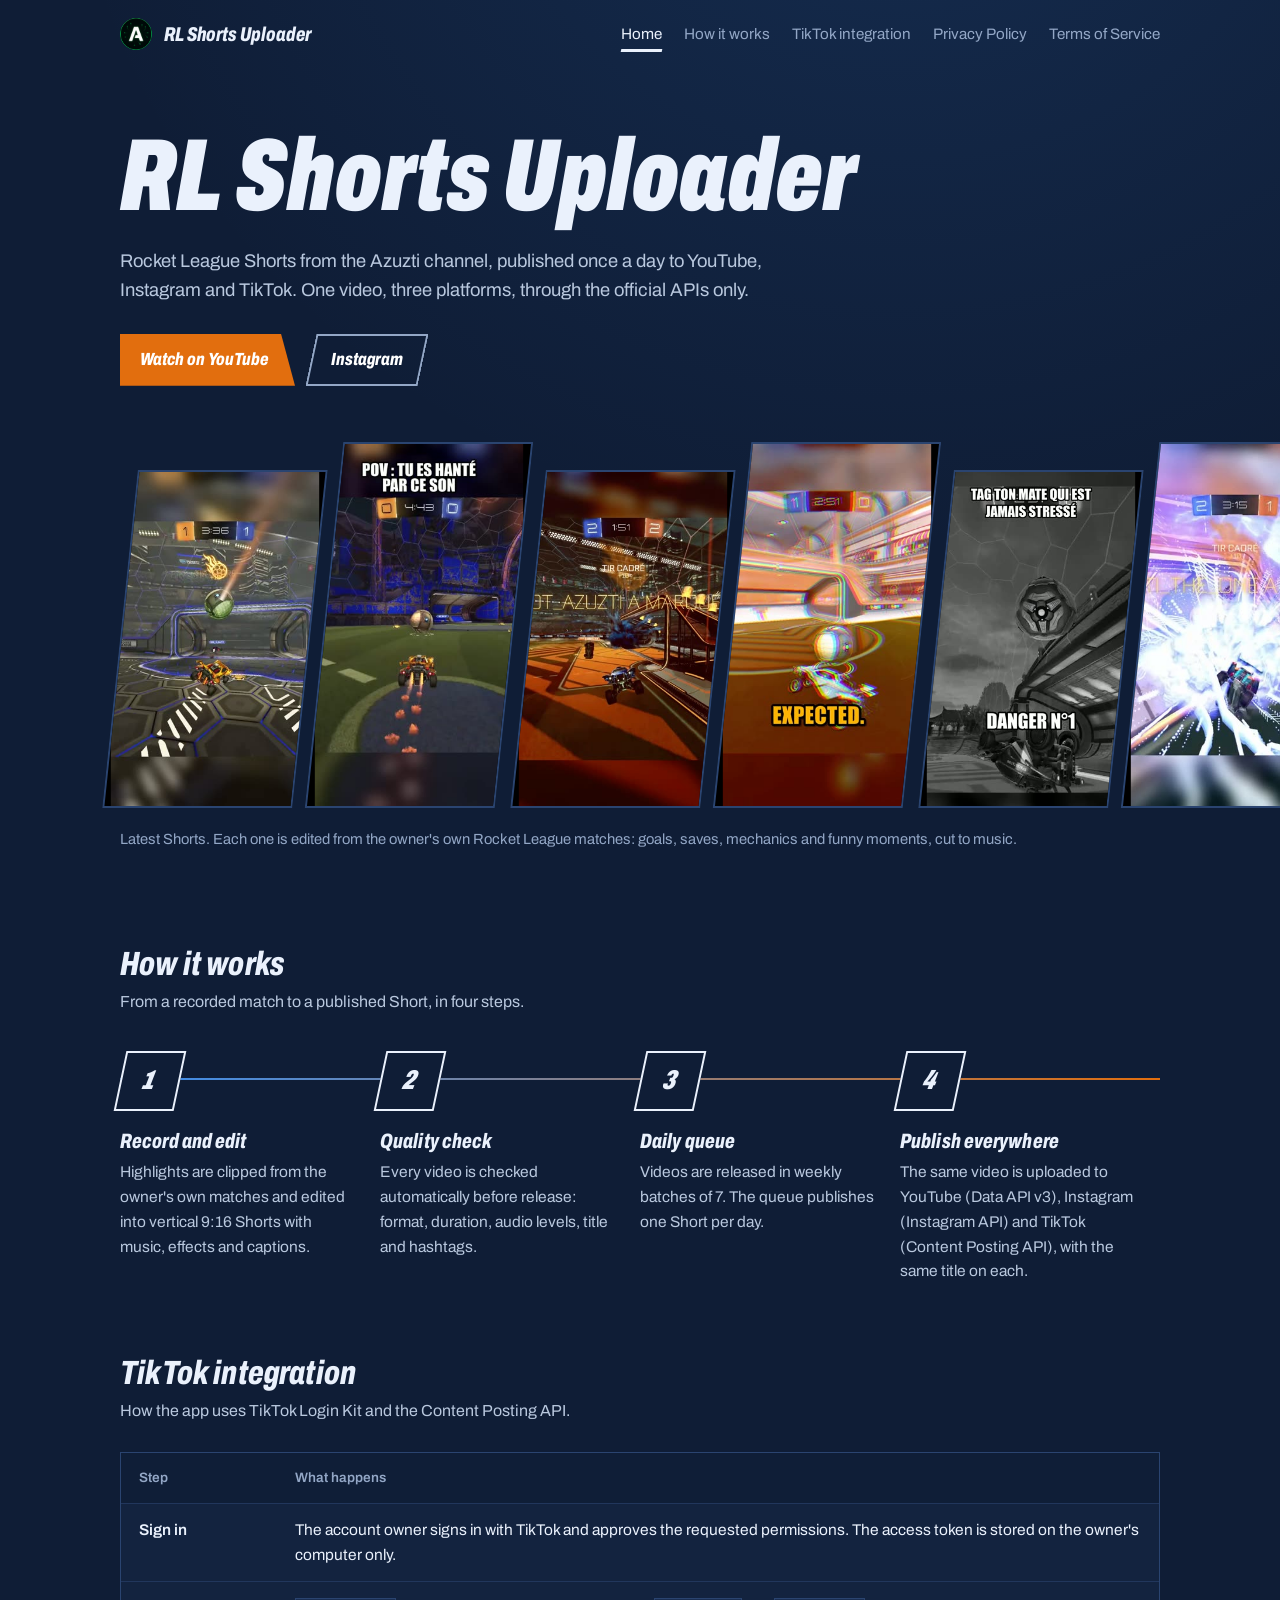
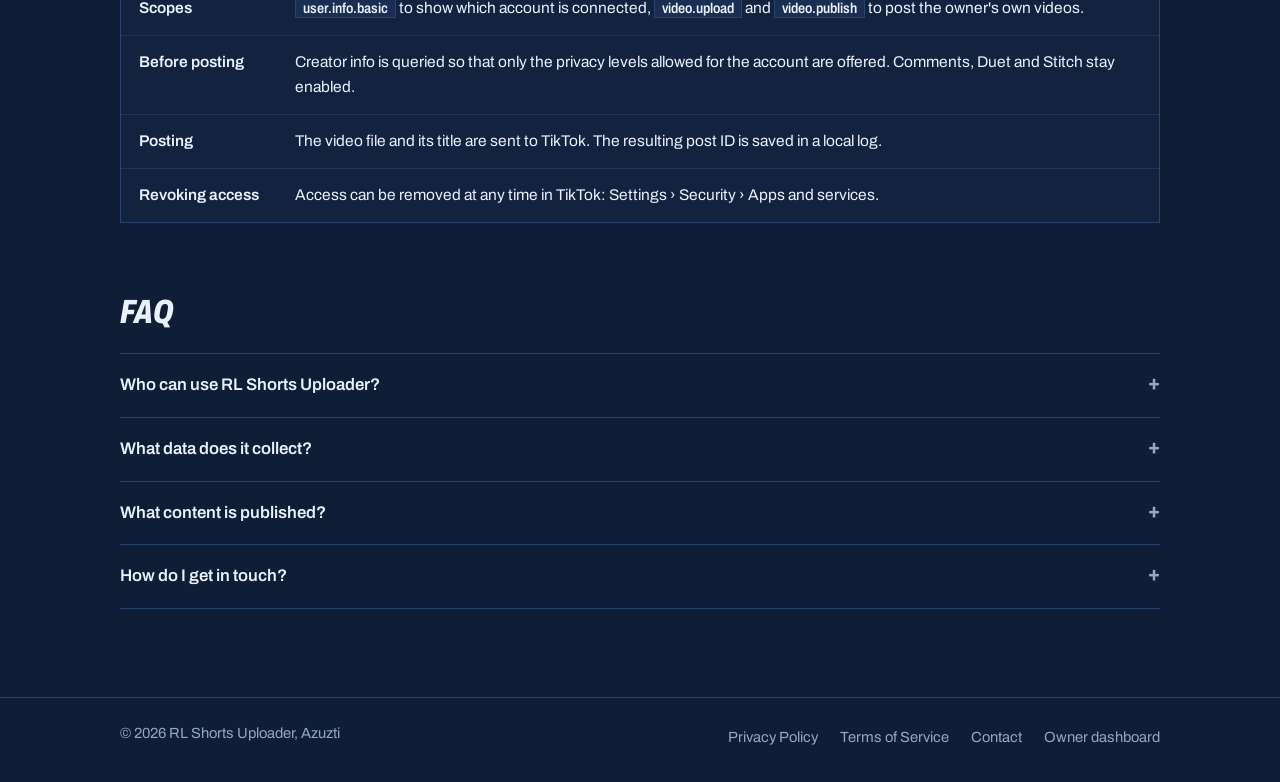
<file: index.html>
<!doctype html>
<html lang="en">
<head>
<meta charset="utf-8">
<meta name="viewport" content="width=device-width,initial-scale=1">
<title>RL Shorts Uploader</title>
<meta name="description" content="RL Shorts Uploader publishes the Azuzti channel's Rocket League Shorts to YouTube, Instagram and TikTok through their official APIs.">
<meta name="theme-color" content="#0f1d36">
<link rel="icon" href="favicon.ico" sizes="any">
<link rel="icon" type="image/png" sizes="32x32" href="favicon-32.png">
<link rel="apple-touch-icon" href="apple-touch-icon.png">
<link rel="preload" href="fonts/archivo-latin-wdth-italic.woff2" as="font" type="font/woff2" crossorigin>
<link rel="stylesheet" href="style.css">
</head>
<body>
<header class="top"><div class="wrap">
  <a class="brand" href="./"><img class="logo" src="img/logo-96.png" alt="" width="32" height="32">RL Shorts Uploader</a>
  <nav aria-label="Main"><a href="./" aria-current="page">Home</a><a href="#how">How it works</a><a href="#tiktok">TikTok integration</a><a href="privacy.html">Privacy Policy</a><a href="terms.html">Terms of Service</a></nav>
</div></header>

<div class="hero">
  <div class="wrap">
    <h1>RL Shorts Uploader</h1>
    <p class="lead">Rocket League Shorts from the Azuzti channel, published once a day to YouTube, Instagram and TikTok. One video, three platforms, through the official APIs only.</p>
    <div class="actions"><a class="btn" href="https://www.youtube.com/@Azuzti">Watch on YouTube</a><a class="btn ghost" href="https://www.instagram.com/azuzti_the_one/"><span>Instagram</span></a></div>
  </div>
  <section id="shorts" aria-label="Latest Shorts" style="padding:0">
    <div class="fil">
      <a href="https://www.youtube.com/@Azuzti/shorts"><img src="img/short-01.jpg" alt="Rocket League Short thumbnail" width="360" height="640"></a>
      <a href="https://www.youtube.com/@Azuzti/shorts"><img src="img/short-02.jpg" alt="Rocket League Short thumbnail" width="360" height="640"></a>
      <a href="https://www.youtube.com/@Azuzti/shorts"><img src="img/short-03.jpg" alt="Rocket League Short thumbnail" width="360" height="640"></a>
      <a href="https://www.youtube.com/@Azuzti/shorts"><img src="img/short-04.jpg" alt="Rocket League Short thumbnail" width="360" height="640" loading="lazy"></a>
      <a href="https://www.youtube.com/@Azuzti/shorts"><img src="img/short-05.jpg" alt="Rocket League Short thumbnail" width="360" height="640" loading="lazy"></a>
      <a href="https://www.youtube.com/@Azuzti/shorts"><img src="img/short-06.jpg" alt="Rocket League Short thumbnail" width="360" height="640" loading="lazy"></a>
    </div>
    <div class="wrap"><p class="legende">Latest Shorts. Each one is edited from the owner's own Rocket League matches: goals, saves, mechanics and funny moments, cut to music.</p></div>
  </section>
</div>

<main class="wrap">

<section id="how">
  <h2>How it works</h2>
  <p class="lead">From a recorded match to a published Short, in four steps.</p>
  <ol class="etapes">
    <li><h3>Record and edit</h3><p>Highlights are clipped from the owner's own matches and edited into vertical 9:16 Shorts with music, effects and captions.</p></li>
    <li><h3>Quality check</h3><p>Every video is checked automatically before release: format, duration, audio levels, title and hashtags.</p></li>
    <li><h3>Daily queue</h3><p>Videos are released in weekly batches of 7. The queue publishes one Short per day.</p></li>
    <li><h3>Publish everywhere</h3><p>The same video is uploaded to YouTube (Data API v3), Instagram (Instagram API) and TikTok (Content Posting API), with the same title on each.</p></li>
  </ol>
</section>

<section id="tiktok">
  <h2>TikTok integration</h2>
  <p class="lead">How the app uses TikTok Login Kit and the Content Posting API.</p>
  <div class="table">
    <table>
      <tr><th>Step</th><th>What happens</th></tr>
      <tr><td>Sign in</td><td>The account owner signs in with TikTok and approves the requested permissions. The access token is stored on the owner's computer only.</td></tr>
      <tr><td>Scopes</td><td><code>user.info.basic</code> to show which account is connected, <code>video.upload</code> and <code>video.publish</code> to post the owner's own videos.</td></tr>
      <tr><td>Before posting</td><td>Creator info is queried so that only the privacy levels allowed for the account are offered. Comments, Duet and Stitch stay enabled.</td></tr>
      <tr><td>Posting</td><td>The video file and its title are sent to TikTok. The resulting post ID is saved in a local log.</td></tr>
      <tr><td>Revoking access</td><td>Access can be removed at any time in TikTok: Settings › Security › Apps and services.</td></tr>
    </table>
  </div>
</section>

<section id="faq">
  <h2>FAQ</h2>
  <div class="faq">
    <details><summary>Who can use RL Shorts Uploader?</summary><p>Only the owner of the Azuzti channel, to publish their own videos to their own accounts. It is not sold or distributed, and it has no public sign-up.</p></details>
    <details><summary>What data does it collect?</summary><p>None from other people. It stores the owner's authorization tokens and a log of published videos (file name, title, post ID, date) on the owner's computer. See the <a href="privacy.html">Privacy Policy</a>.</p></details>
    <details><summary>What content is published?</summary><p>Only Rocket League videos edited by the owner from their own gameplay. See the <a href="terms.html">Terms of Service</a>.</p></details>
    <details><summary>How do I get in touch?</summary><p>Email <a href="mailto:xxenor00@gmail.com">xxenor00@gmail.com</a>.</p></details>
  </div>
</section>

</main>

<footer><div class="wrap">
  <span>© 2026 RL Shorts Uploader, Azuzti</span>
  <nav aria-label="Footer"><a href="privacy.html">Privacy Policy</a><a href="terms.html">Terms of Service</a><a href="mailto:xxenor00@gmail.com">Contact</a><a href="https://azuzti-dashboard.vercel.app" rel="nofollow">Owner dashboard</a></nav>
</div></footer>
</body>
</html>
</file>
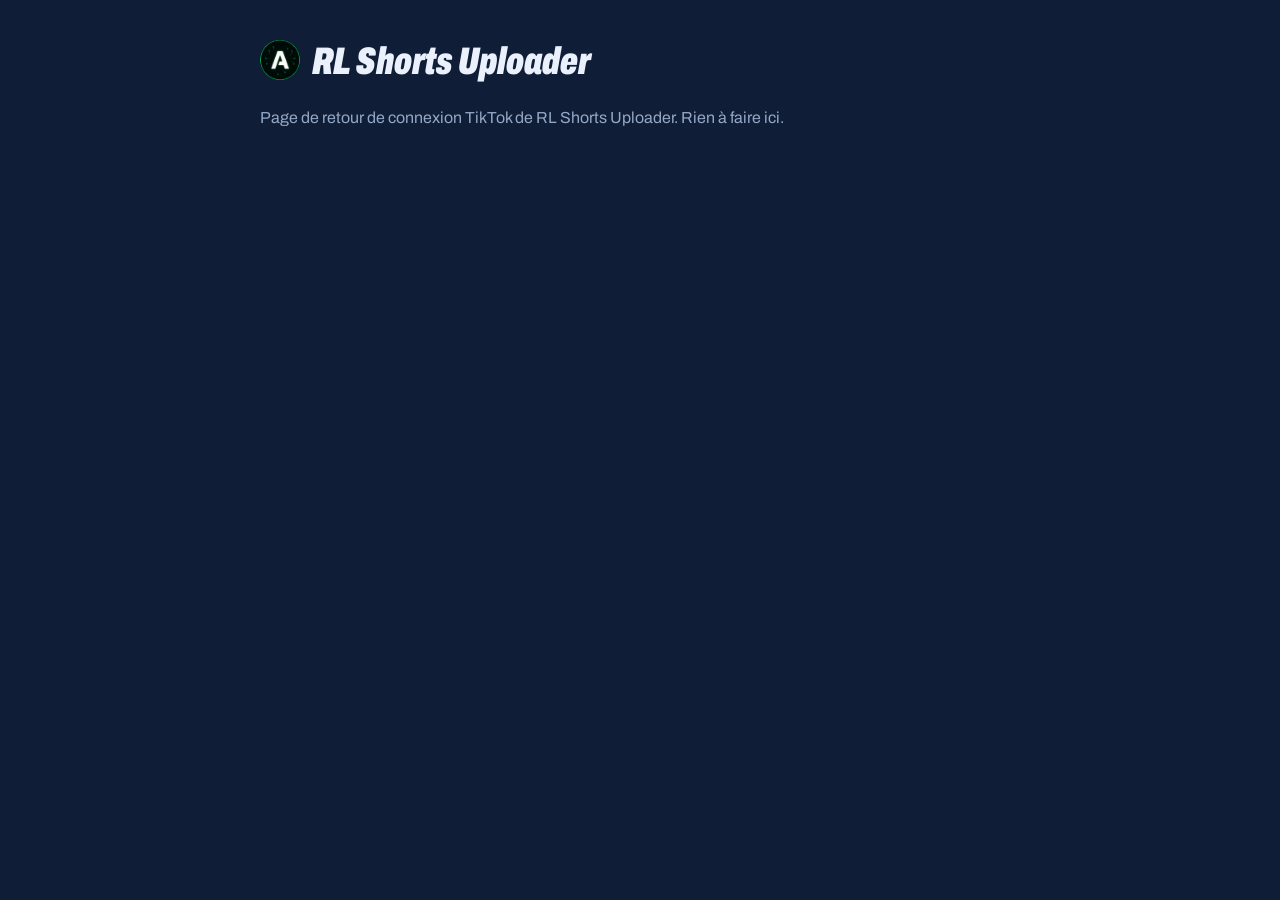
<file: callback.html>
<!doctype html><html lang="fr"><head><meta charset="utf-8"><meta name="viewport" content="width=device-width,initial-scale=1"><title>Connexion TikTok</title><link rel="icon" href="favicon.ico" sizes="any"><link rel="icon" type="image/png" sizes="32x32" href="favicon-32.png"><link rel="apple-touch-icon" href="apple-touch-icon.png">
<style>@font-face{font-family:"Archivo";font-style:italic;font-weight:100 900;font-stretch:62% 125%;font-display:swap;src:url(fonts/archivo-latin-wdth-italic.woff2) format("woff2-variations")}@font-face{font-family:"Archivo";font-style:normal;font-weight:100 900;font-stretch:62% 125%;font-display:swap;src:url(fonts/archivo-latin-wdth-normal.woff2) format("woff2-variations")}
:root{--bg:#0f1d36;--fg:#eaf1fc;--mut:#93a7c6;--acc:#e26e0e;--box:#13233f;--ligne:#2a4470;color-scheme:dark}
body{background:var(--bg);color:var(--fg);font:16px/1.6 "Archivo",system-ui,sans-serif;max-width:760px;margin:0 auto;padding:40px 20px}
h1{font-stretch:68%;font-weight:900;font-style:italic;font-size:2.4rem;line-height:1.05;margin:0 0 24px}
code{display:block;background:var(--box);border:1px solid var(--ligne);padding:12px;word-break:break-all;font-size:14px}button{margin-top:14px;padding:10px 24px 10px 18px;border:0;background:var(--acc);color:#fff;font:inherit;font-stretch:75%;font-weight:800;font-style:italic;font-size:1.05rem;cursor:pointer;clip-path:polygon(0 0,calc(100% - 12px) 0,100% 100%,0 100%)}.mut{color:var(--mut)}</style></head>
<body><h1><img src="img/logo-96.png" alt="" width="40" height="40" style="vertical-align:-6px;border-radius:50%;margin-right:12px">RL Shorts Uploader</h1><div id="r"></div>
<script>
var p=new URLSearchParams(location.search),r=document.getElementById("r");
function t(s){return document.createTextNode(s)}
if(p.get("code")){
  var h=document.createElement("p");h.appendChild(t("Autorisation TikTok reçue. Copiez cette adresse complète et collez-la dans le terminal du script :"));r.appendChild(h);
  var c=document.createElement("code");c.textContent=location.href;r.appendChild(c);
  var b=document.createElement("button");b.textContent="Copier";b.onclick=function(){navigator.clipboard.writeText(location.href);b.textContent="Copié ✓"};r.appendChild(b);
}else if(p.get("error")){
  var e=document.createElement("p");e.appendChild(t("Autorisation refusée : "+p.get("error")+" "+(p.get("error_description")||"")));r.appendChild(e);
}else{
  var m=document.createElement("p");m.className="mut";m.appendChild(t("Page de retour de connexion TikTok de RL Shorts Uploader. Rien à faire ici."));r.appendChild(m);
}
</script></body></html>
</file>
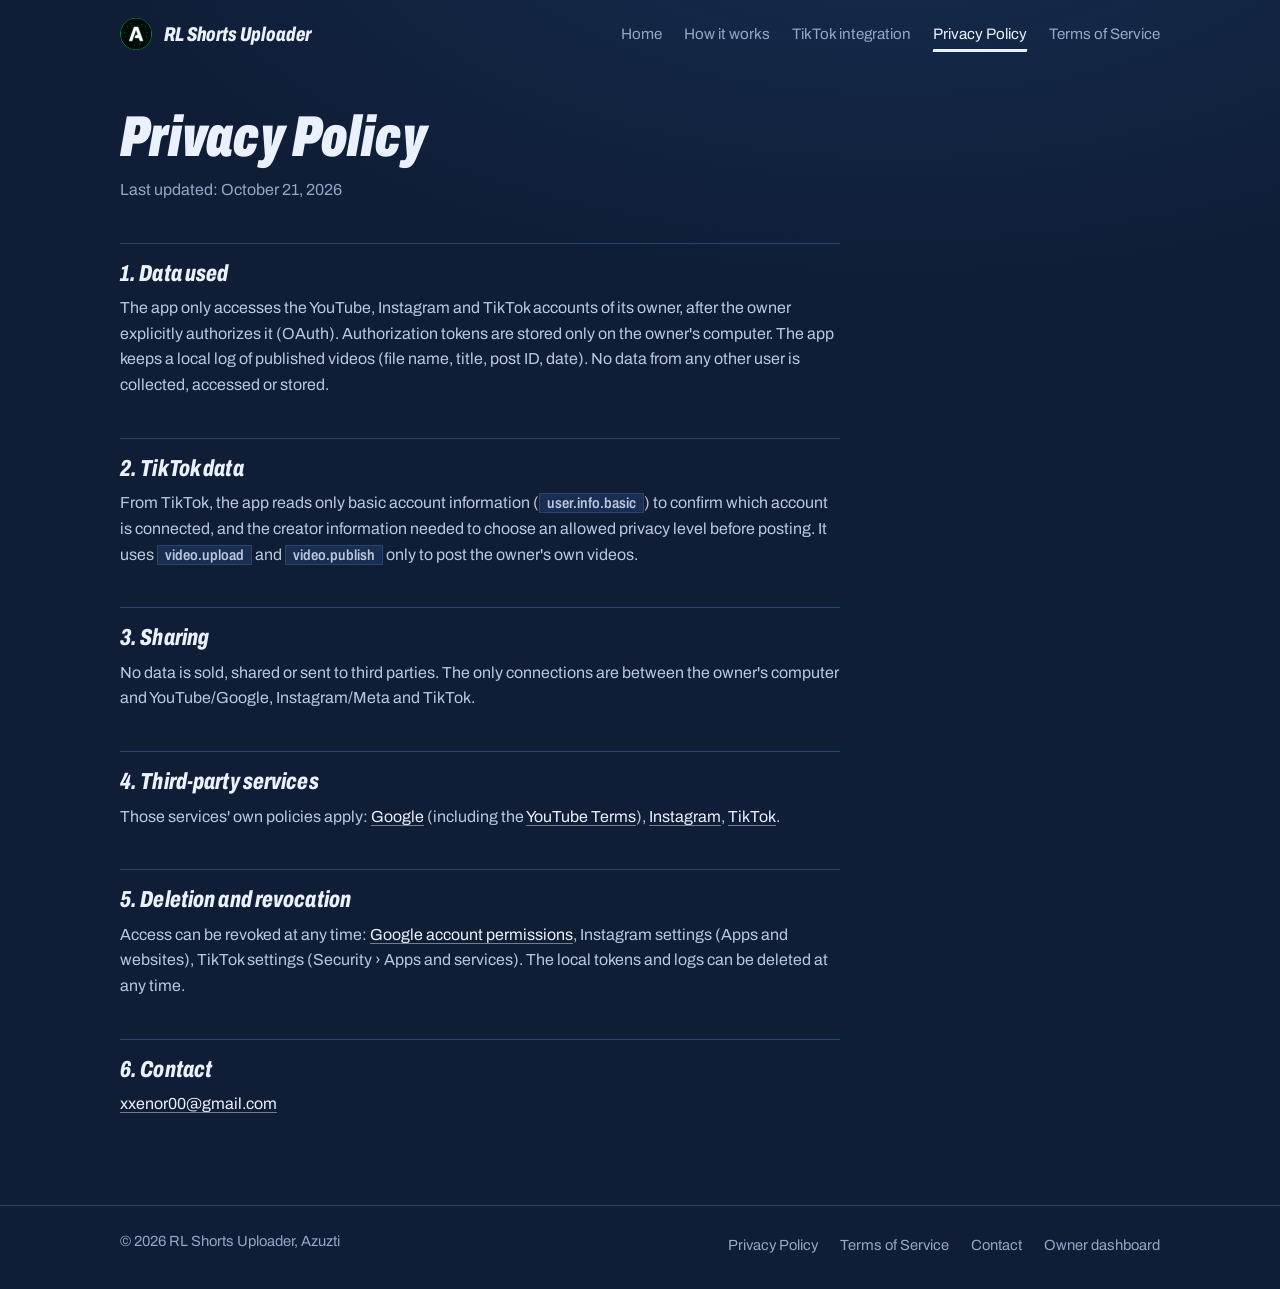
<file: privacy.html>
<!doctype html>
<html lang="en">
<head>
<meta charset="utf-8">
<meta name="viewport" content="width=device-width,initial-scale=1">
<title>Privacy Policy – RL Shorts Uploader</title>
<link rel="icon" href="favicon.ico" sizes="any">
<link rel="icon" type="image/png" sizes="32x32" href="favicon-32.png">
<link rel="apple-touch-icon" href="apple-touch-icon.png">
<meta name="theme-color" content="#0f1d36">
<link rel="stylesheet" href="style.css">
</head>
<body>
<header class="top"><div class="wrap">
  <a class="brand" href="./"><img class="logo" src="img/logo-96.png" alt="" width="32" height="32">RL Shorts Uploader</a>
  <nav aria-label="Main"><a href="./">Home</a><a href="./#how">How it works</a><a href="./#tiktok">TikTok integration</a><a href="privacy.html" aria-current="page">Privacy Policy</a><a href="terms.html">Terms of Service</a></nav>
</div></header>
<main class="wrap"><div class="doc">
<h1>Privacy Policy</h1><p class="maj">Last updated: October 21, 2026</p>
<h2>1. Data used</h2><p>The app only accesses the YouTube, Instagram and TikTok accounts of its owner, after the owner explicitly authorizes it (OAuth). Authorization tokens are stored only on the owner's computer. The app keeps a local log of published videos (file name, title, post ID, date). No data from any other user is collected, accessed or stored.</p>
<h2>2. TikTok data</h2><p>From TikTok, the app reads only basic account information (<code>user.info.basic</code>) to confirm which account is connected, and the creator information needed to choose an allowed privacy level before posting. It uses <code>video.upload</code> and <code>video.publish</code> only to post the owner's own videos.</p>
<h2>3. Sharing</h2><p>No data is sold, shared or sent to third parties. The only connections are between the owner's computer and YouTube/Google, Instagram/Meta and TikTok.</p>
<h2>4. Third-party services</h2><p>Those services' own policies apply: <a href="https://policies.google.com/privacy">Google</a> (including the <a href="https://www.youtube.com/t/terms">YouTube Terms</a>), <a href="https://privacycenter.instagram.com/policy">Instagram</a>, <a href="https://www.tiktok.com/legal/privacy-policy">TikTok</a>.</p>
<h2>5. Deletion and revocation</h2><p>Access can be revoked at any time: <a href="https://myaccount.google.com/permissions">Google account permissions</a>, Instagram settings (Apps and websites), TikTok settings (Security › Apps and services). The local tokens and logs can be deleted at any time.</p>
<h2>6. Contact</h2><p><a href="mailto:xxenor00@gmail.com">xxenor00@gmail.com</a></p>
</div></main>
<footer><div class="wrap">
  <span>© 2026 RL Shorts Uploader, Azuzti</span>
  <nav aria-label="Footer"><a href="privacy.html">Privacy Policy</a><a href="terms.html">Terms of Service</a><a href="mailto:xxenor00@gmail.com">Contact</a><a href="https://azuzti-dashboard.vercel.app" rel="nofollow">Owner dashboard</a></nav>
</div></footer>
</body>
</html>
</file>
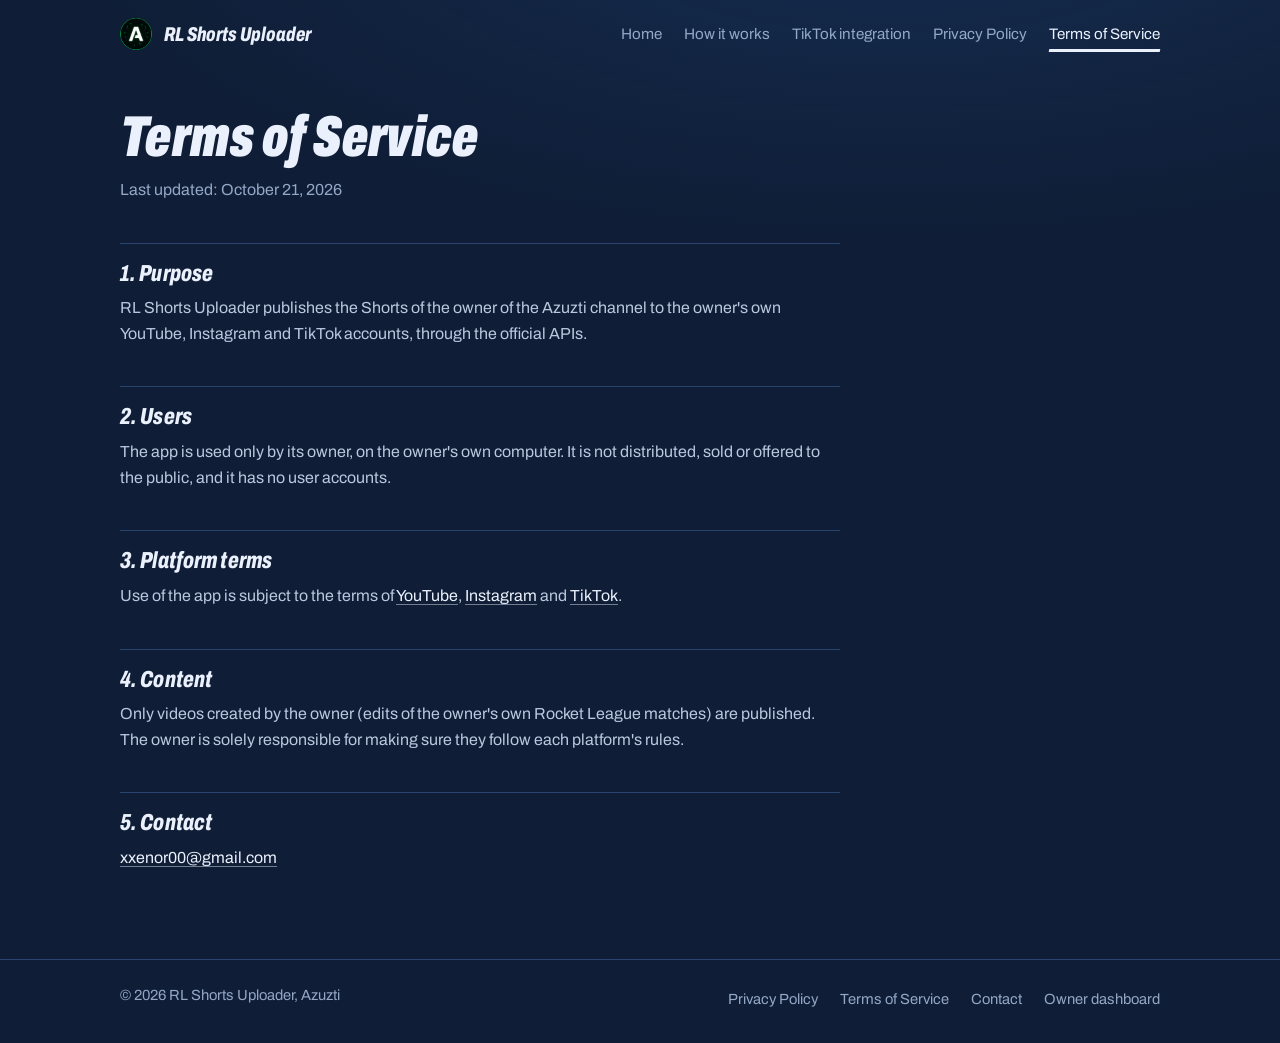
<file: terms.html>
<!doctype html>
<html lang="en">
<head>
<meta charset="utf-8">
<meta name="viewport" content="width=device-width,initial-scale=1">
<title>Terms of Service – RL Shorts Uploader</title>
<link rel="icon" href="favicon.ico" sizes="any">
<link rel="icon" type="image/png" sizes="32x32" href="favicon-32.png">
<link rel="apple-touch-icon" href="apple-touch-icon.png">
<meta name="theme-color" content="#0f1d36">
<link rel="stylesheet" href="style.css">
</head>
<body>
<header class="top"><div class="wrap">
  <a class="brand" href="./"><img class="logo" src="img/logo-96.png" alt="" width="32" height="32">RL Shorts Uploader</a>
  <nav aria-label="Main"><a href="./">Home</a><a href="./#how">How it works</a><a href="./#tiktok">TikTok integration</a><a href="privacy.html">Privacy Policy</a><a href="terms.html" aria-current="page">Terms of Service</a></nav>
</div></header>
<main class="wrap"><div class="doc">
<h1>Terms of Service</h1><p class="maj">Last updated: October 21, 2026</p>
<h2>1. Purpose</h2><p>RL Shorts Uploader publishes the Shorts of the owner of the Azuzti channel to the owner's own YouTube, Instagram and TikTok accounts, through the official APIs.</p>
<h2>2. Users</h2><p>The app is used only by its owner, on the owner's own computer. It is not distributed, sold or offered to the public, and it has no user accounts.</p>
<h2>3. Platform terms</h2><p>Use of the app is subject to the terms of <a href="https://www.youtube.com/t/terms">YouTube</a>, <a href="https://help.instagram.com/581066165581870">Instagram</a> and <a href="https://www.tiktok.com/legal/terms-of-service">TikTok</a>.</p>
<h2>4. Content</h2><p>Only videos created by the owner (edits of the owner's own Rocket League matches) are published. The owner is solely responsible for making sure they follow each platform's rules.</p>
<h2>5. Contact</h2><p><a href="mailto:xxenor00@gmail.com">xxenor00@gmail.com</a></p>
</div></main>
<footer><div class="wrap">
  <span>© 2026 RL Shorts Uploader, Azuzti</span>
  <nav aria-label="Footer"><a href="privacy.html">Privacy Policy</a><a href="terms.html">Terms of Service</a><a href="mailto:xxenor00@gmail.com">Contact</a><a href="https://azuzti-dashboard.vercel.app" rel="nofollow">Owner dashboard</a></nav>
</div></footer>
</body>
</html>
</file>
<file: style.css>
/* RL Shorts Uploader : arène de nuit, les deux équipes de Rocket League (bleu / orange),
   titres condensés et penchés comme l'habillage du jeu. Même direction artistique que le dashboard. */
@font-face{font-family:"Archivo";font-style:normal;font-weight:100 900;font-stretch:62% 125%;font-display:swap;src:url(fonts/archivo-latin-wdth-normal.woff2) format("woff2-variations")}
@font-face{font-family:"Archivo";font-style:italic;font-weight:100 900;font-stretch:62% 125%;font-display:swap;src:url(fonts/archivo-latin-wdth-italic.woff2) format("woff2-variations")}

:root{
  --nuit:#0f1d36;--tribune:#13233f;--tribune-haute:#1a2e52;--ligne:#2a4470;
  --glace:#eaf1fc;--brume:#93a7c6;--brume-forte:#b9c8de;
  --orange:#e26e0e;--orange-clair:#ffa45c;--bleu:#3a8ef0;
  --pente:14px;
  color-scheme:dark;
}
*{box-sizing:border-box}
html{background:var(--nuit);color:var(--glace);font:16px/1.6 "Archivo",system-ui,sans-serif;-webkit-text-size-adjust:100%}
body{margin:0;min-height:100vh;background:radial-gradient(110% 55% at 70% -10%,rgb(58 142 240 / .14),transparent 60%),var(--nuit)}
a{color:var(--glace);text-decoration-color:rgb(234 241 252 / .45);text-underline-offset:3px}
a:hover{text-decoration-color:var(--glace)}
:focus-visible{outline:2px solid var(--glace);outline-offset:3px;border-radius:2px}
img{max-width:100%}
.wrap{max-width:1080px;margin:0 auto;padding:0 20px}

/* titres façon jeu */
h1,h2,h3,.titre{font-stretch:72%;font-weight:800;font-style:italic;line-height:1.02;letter-spacing:.005em;margin:0}
h2{font-size:2.1rem}
h3{font-size:1.3rem}
p{margin:0}
.lead{color:var(--brume-forte);max-width:60ch;margin-top:8px}

/* en-tête : le logo de la chaîne Azuzti */
.top .wrap{display:flex;align-items:center;justify-content:space-between;flex-wrap:wrap;gap:10px 28px;padding-top:18px;padding-bottom:18px}
.brand{display:inline-flex;align-items:center;gap:12px;text-decoration:none;font-stretch:72%;font-weight:800;font-style:italic;font-size:1.25rem}
.brand .logo{width:32px;height:32px;border-radius:50%;display:block}
nav{display:flex;flex-wrap:wrap;gap:4px 22px}
nav a{color:var(--brume);text-decoration:none;font-size:.95rem;padding:4px 0;position:relative}
nav a:hover{color:var(--glace)}
nav a[aria-current]{color:var(--glace)}
nav a[aria-current]::after{content:"";position:absolute;left:0;right:0;bottom:-2px;height:3px;background:var(--glace);transform:skewX(-12deg)}

/* boutons : cases penchées */
.btn{display:inline-flex;align-items:center;padding:12px 26px 12px 20px;background:var(--orange);color:#fff;text-decoration:none;font-stretch:75%;font-weight:800;font-style:italic;font-size:1.1rem;clip-path:polygon(0 0,calc(100% - var(--pente)) 0,100% 100%,0 100%)}
.btn:hover{background:#f07a16}
.btn.ghost{background:transparent;box-shadow:inset 0 0 0 2px var(--brume);clip-path:none;padding:10px 20px;transform:skewX(-12deg)}
.btn.ghost span{display:inline-block;transform:skewX(12deg)}
.btn.ghost:hover{box-shadow:inset 0 0 0 2px var(--glace)}
.actions{display:flex;flex-wrap:wrap;gap:12px 16px;margin-top:28px}

/* accroche : le titre, puis le fil des derniers shorts, penchés comme l'interface du jeu */
.hero{padding:56px 0 24px;overflow:hidden}
.hero h1{font-size:clamp(3rem,9vw,6.4rem);font-stretch:66%;font-weight:900}
.hero .lead{font-size:1.15rem;margin-top:18px}
.fil{display:flex;gap:14px;margin-top:56px;padding-left:max(20px,calc((100vw - 1080px) / 2 + 20px));overflow-x:auto;scrollbar-width:none;padding-bottom:6px}
.fil::-webkit-scrollbar{display:none}
.fil a{flex:0 0 auto;width:clamp(140px,17vw,190px);aspect-ratio:9/16;transform:skewX(-6deg);overflow:hidden;background:#000;border:2px solid var(--ligne);transition:border-color .15s}
.fil a:nth-child(odd){margin-top:28px}
.fil a:hover{border-color:var(--glace)}
.fil img{display:block;width:100%;height:100%;object-fit:cover;transform:skewX(6deg) scale(1.12)}
.legende{margin-top:14px;color:var(--brume);font-size:.92rem}

main section{padding:72px 0 0}
main section:last-child{padding-bottom:88px}

/* les 4 étapes : un vrai enchaînement, donc numérotées, reliées par une ligne de terrain */
.etapes{list-style:none;margin:36px 0 0;padding:0;display:grid;grid-template-columns:repeat(4,1fr);gap:0;position:relative;counter-reset:etape}
.etapes::before{content:"";position:absolute;left:0;right:0;top:27px;height:2px;background:linear-gradient(90deg,var(--bleu),var(--orange))}
.etapes li{counter-increment:etape;padding:0 22px 0 0;position:relative}
.etapes li::before{content:counter(etape);display:flex;align-items:center;justify-content:center;width:56px;height:56px;background:var(--nuit);border:2px solid var(--glace);font-stretch:70%;font-weight:900;font-style:italic;font-size:1.7rem;transform:skewX(-12deg);margin-bottom:20px;position:relative}
.etapes h3{margin-bottom:8px}
.etapes p{color:var(--brume-forte);font-size:.97rem}

/* tableau d'intégration TikTok */
.table{margin-top:28px;border:1px solid var(--ligne);background:var(--tribune);overflow-x:auto}
table{border-collapse:collapse;width:100%;font-size:.97rem}
th,td{text-align:left;padding:14px 18px;border-bottom:1px solid rgb(42 68 112 / .6);vertical-align:top}
tr:last-child td{border-bottom:0}
th{color:var(--brume);font-weight:600;font-size:.85rem;background:rgb(10 20 40 / .35)}
td:first-child{font-weight:600;white-space:nowrap;width:9.5rem}
code{font-family:inherit;font-stretch:85%;font-weight:600;background:var(--tribune-haute);border:1px solid var(--ligne);padding:1px 7px;font-size:.92em}

/* FAQ */
.faq{margin-top:24px;border-top:1px solid var(--ligne)}
details{border-bottom:1px solid var(--ligne)}
summary{cursor:pointer;list-style:none;padding:18px 0;font-weight:600;font-size:1.05rem;display:flex;justify-content:space-between;gap:16px}
summary::-webkit-details-marker{display:none}
summary::after{content:"+";font-stretch:70%;font-weight:800;font-size:1.4rem;line-height:1;color:var(--brume)}
details[open] summary::after{content:"−"}
details p{padding:0 0 20px;color:var(--brume-forte);max-width:68ch}

/* pages de texte (confidentialité, conditions) */
.doc{padding:40px 0 88px;max-width:720px}
.doc h1{font-size:clamp(2.4rem,6vw,3.6rem);font-stretch:66%;font-weight:900}
.doc .maj{color:var(--brume);margin-top:10px}
.doc h2{font-size:1.45rem;margin:40px 0 10px;padding-top:18px;border-top:1px solid var(--ligne)}
.doc p{color:var(--brume-forte)}

footer{border-top:1px solid var(--ligne)}
footer .wrap{display:flex;justify-content:space-between;flex-wrap:wrap;gap:12px 28px;padding-top:24px;padding-bottom:28px;color:var(--brume);font-size:.92rem}
footer nav a{font-size:.92rem}

@media (max-width:820px){
  .etapes{grid-template-columns:1fr 1fr;row-gap:40px}
  .etapes::before{display:none}
}
@media (max-width:520px){
  h2{font-size:1.8rem}
  .hero{padding-top:36px}
  .etapes{grid-template-columns:1fr}
  .fil{margin-top:40px}
  td:first-child{width:auto}
}
@media (prefers-reduced-motion:reduce){*{transition:none!important}}
</file>
